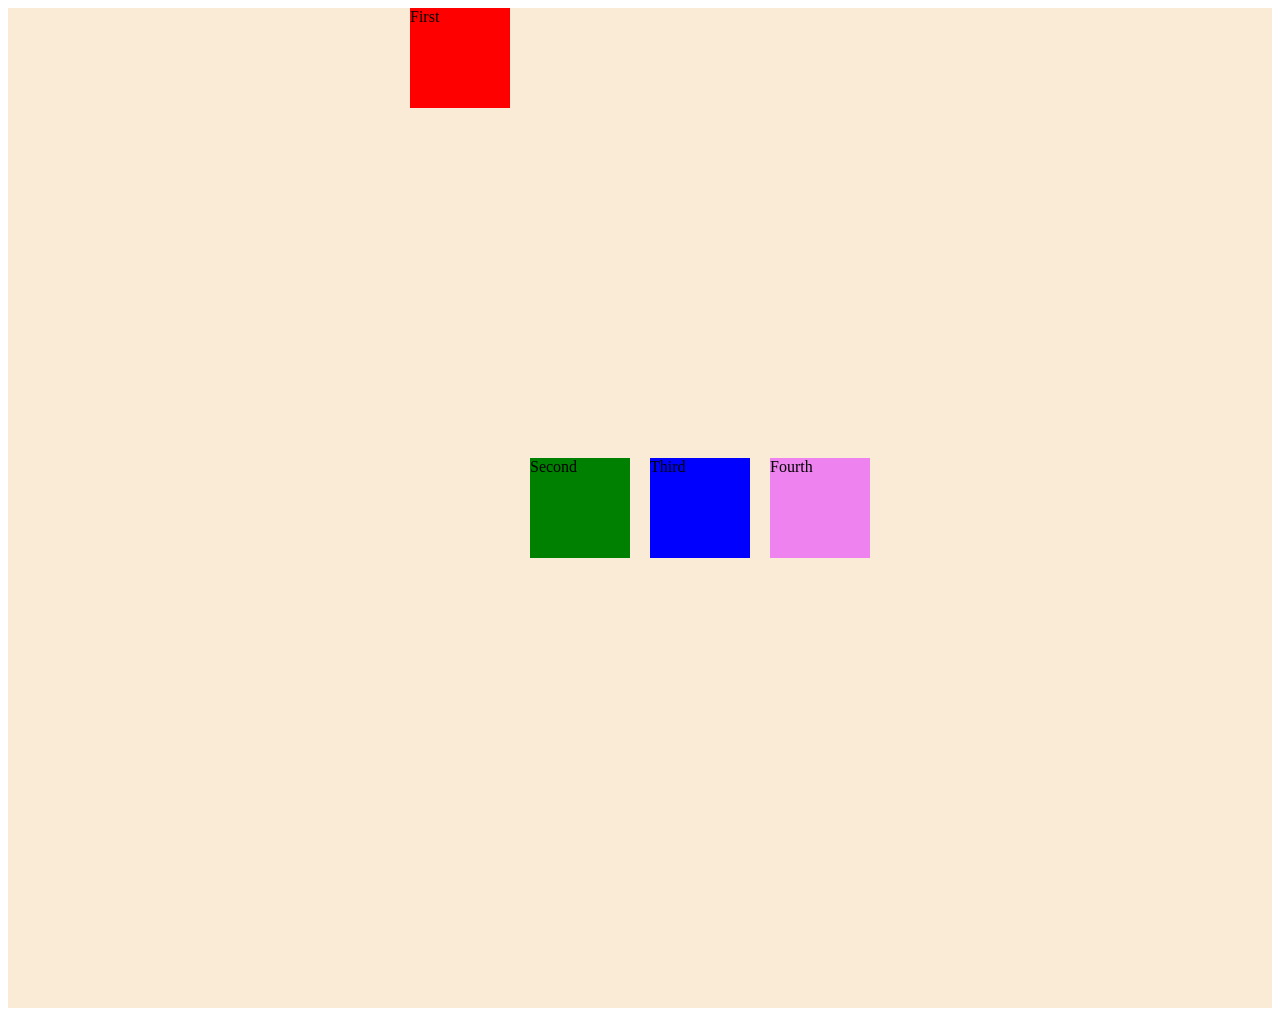
<file: Css/Flexbox/index.html>
<!DOCTYPE html>
<html lang="en">
<head>
    <meta charset="UTF-8">
    <meta name="viewport" content="width=device-width, initial-scale=1.0">
    <title>Flexbox</title>
    <link rel="stylesheet" href="style.css">
</head>
<body>
    <div class="container">
        <div class="box first">First</div>
        <div class="box second">Second</div>
        <div class="box third">Third</div>
        <div class="box fourth">Fourth</div>

    </div>
</body>
</html>
</file>
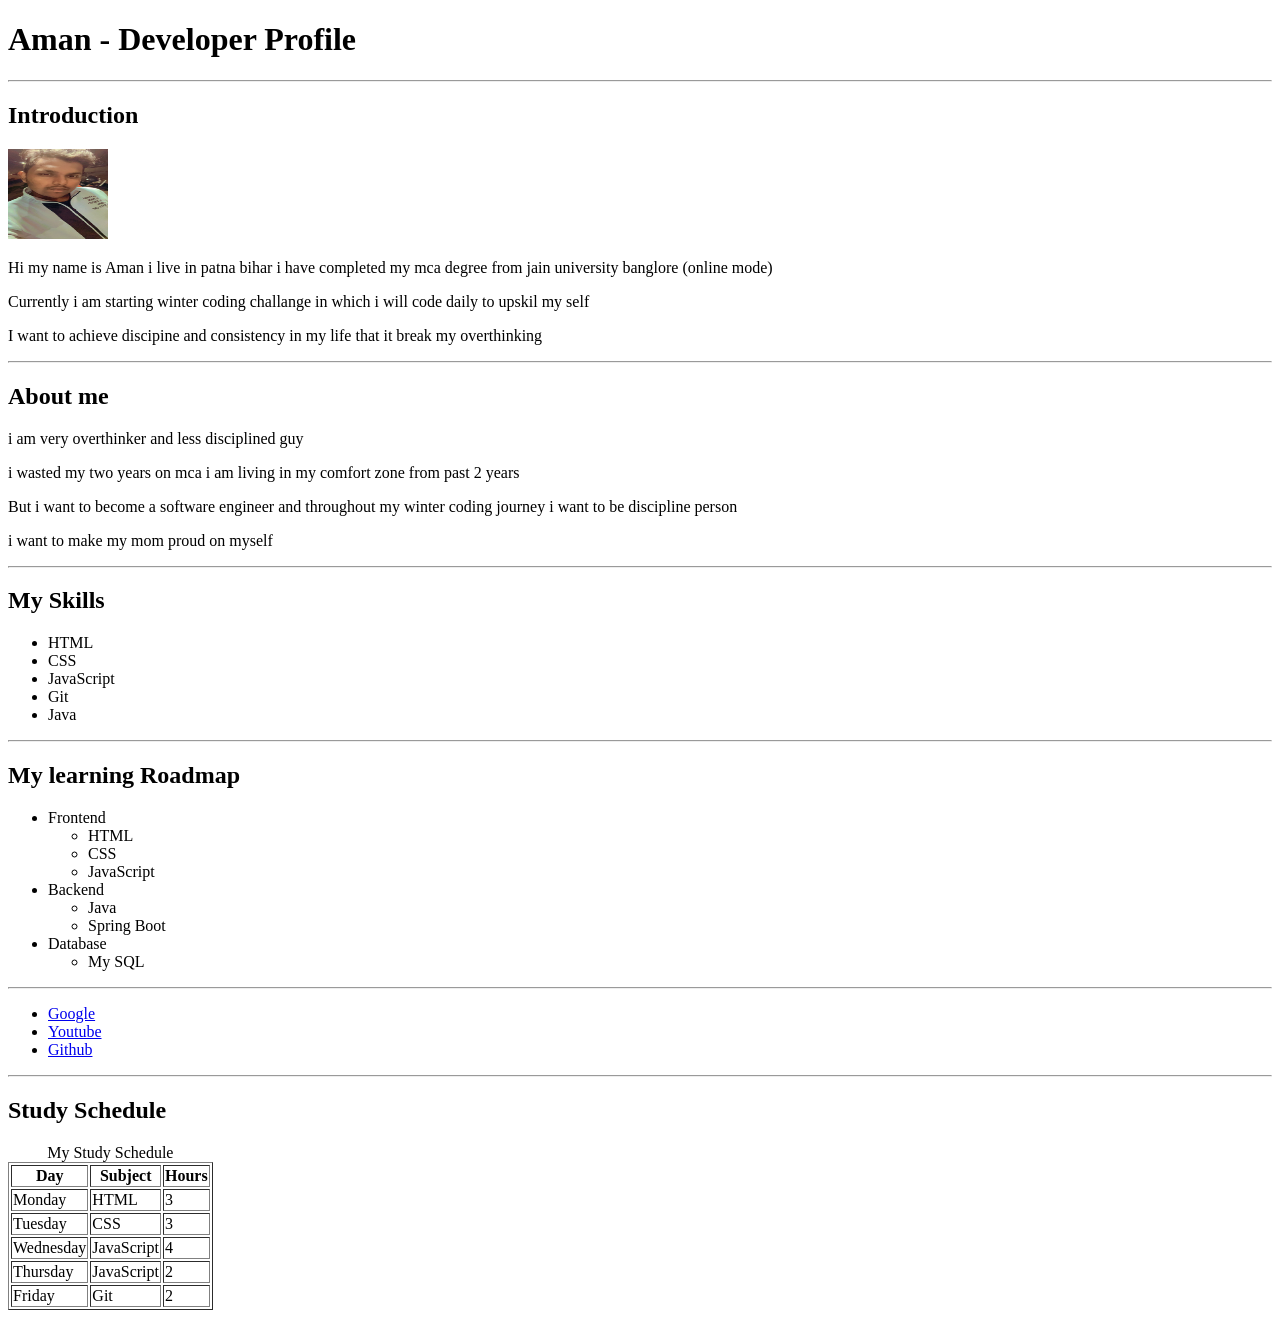
<file: HTML/Project1/index.html>
<!DOCTYPE html>
<html lang="en">
<head>
    <meta charset="UTF-8">
    <meta name="viewport" content="width=device-width, initial-scale=1.0">
    <title>My developer Profile</title>
</head>
<body>
    <h1>Aman - Developer Profile</h1> <hr>
    <h2>Introduction</h2>
    <img src="./profilepic.JPG" alt="Aman profile pic" width="100" height="90">
    <p>Hi my name is Aman i live in patna bihar i have completed my mca degree from jain university banglore (online mode) </p>
    <p>Currently i am starting winter coding challange in which i will code daily to upskil my self</p>
    <p>I want to achieve discipine and consistency in my life that it break my overthinking</p>
    <hr>
    <h2>About me </h2>
    <p>i am very overthinker and less disciplined guy</p>
    <p> i wasted my two years on mca i am living in my comfort zone from past 2 years </p>
    <p>But i want to become a software engineer and throughout my winter coding journey i want to be discipline person </p>
    <p>i want to make my mom proud on myself</p>
    <hr>
    <h2>My Skills</h2>
    <ul>
        <li>HTML</li>
        <li>CSS</li>
        <li>JavaScript</li>
        <li>Git</li>
        <li>Java</li>
    </ul>
    <hr>
    <h2>My learning Roadmap</h2>
    <ul>
        <li>Frontend
            <ul>
                <li>HTML</li>
                <li>CSS</li>
                <li>JavaScript</li>
            </ul>
        </li>
        <li>Backend
            <ul>
                <li>Java</li>
                <li>Spring Boot</li>
            </ul>
        </li>
        <li>Database
            <ul>
               <li>My SQL</li> 
            </ul>
        </li>
    </ul>
    <hr>
    
    <ul>
        <li> <a href="https://www.google.com/" target="_blank">Google</a></li>
        <li> <a href="https://www.youtube.com/" target="_blank">Youtube</a></li>
        <li> <a href="https://github.com/" target="_blank">Github</a></li>
    </ul>
    <hr>
    <h2>Study Schedule</h2>
    <table border="1">
    <caption>My Study Schedule</caption>  
<thead>
    <tr>
        <th>Day</th>
        <th>Subject</th>
        <th>Hours</th>
    </tr>
</thead>
<tbody>
    <tr>
        <td>Monday</td>
        <td>HTML</td>
        <td>3</td>
    </tr>
    <tr>
        <td>Tuesday</td>
        <td>CSS</td>
        <td>3</td>
    </tr>
    <tr>
        <td>Wednesday</td>
        <td>JavaScript</td>
        <td>4</td>
    </tr>
      <tr>
        <td>Thursday</td>
        <td>JavaScript</td>
        <td>2</td>
    </tr>

    <tr>
        <td>Friday</td>
        <td>Git</td>
        <td>2</td>
    </tr>
</tbody>
    </table>
</body>
</html>
</file>
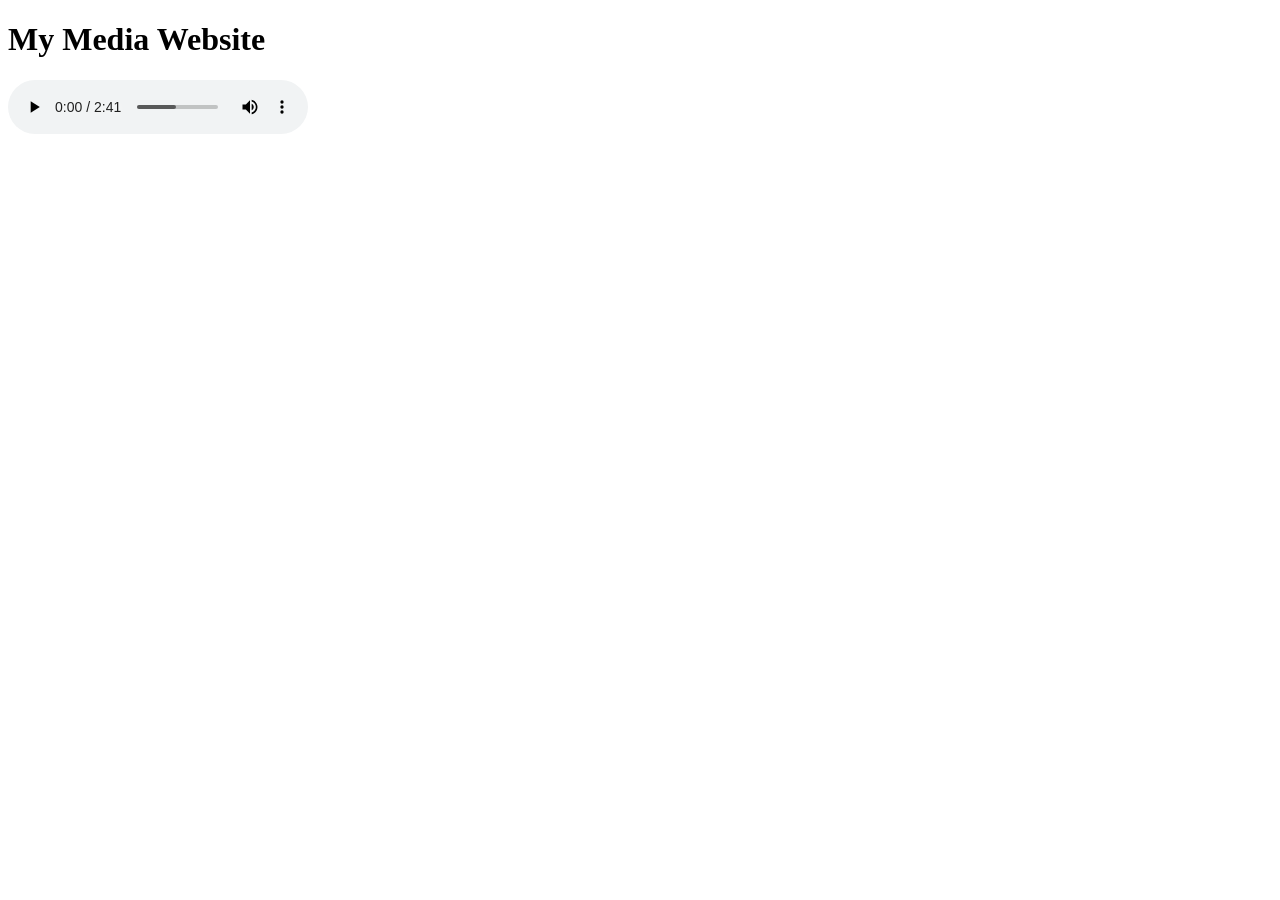
<file: HTML/Project3/index.html>
<!DOCTYPE html>
<html lang="en">
<head>
    <meta charset="UTF-8">
    <meta name="viewport" content="width=, initial-scale=1.0">
    <title>Document</title>
</head>
<body>
    <h1>My Media Website</h1>
    <audio controls>
        <source src="./Wavy - Karan Aujla.mp3 " type="audio/mpeg">
          <audio controls>
 
    </audio>
</body>
</html>
</file>
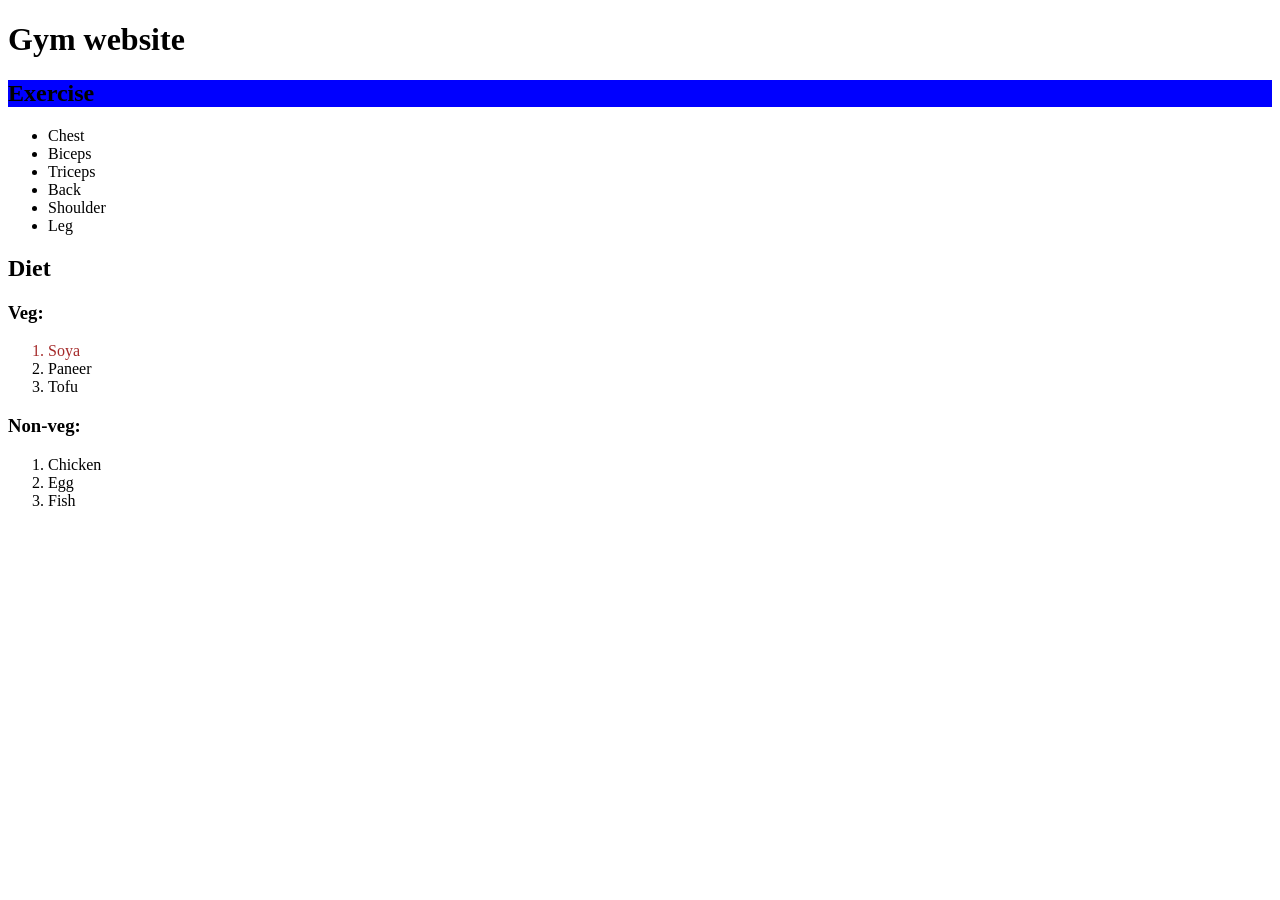
<file: Css/Css-Types/inline-css/index.html>
<!DOCTYPE html>
<html lang="en">
<head>
    <meta charset="UTF-8">
    <meta name="viewport" content="width=device-width, initial-scale=1.0">
    <title>inline css</title>
</head>
<body>
    <header> 
    <h1>Gym website</h1>
    </header>
    <main> 

     <section> 
    <h2 style="background-color: blue;">Exercise</h2>
     <ul>
        <li>Chest</li>
        <li>Biceps</li>
        <li>Triceps</li>
        <li>Back</li>
        <li>Shoulder</li>
         <li>Leg</li>
     </ul>
     </section>

     <section> 
    <h2>Diet</h2>
      <h3>Veg:</h3>
       <ol>
        <li style="color: brown;">Soya</li>
        <li>Paneer</li>
        <li>Tofu</li>
       </ol>
        
        <h3>Non-veg:</h3>
            <ol>
                <li>Chicken</li>
                <li>Egg</li>
                <li>Fish</li>
            </ol>
        
    
    </section>
    </main>
</body>
</html>
</file>
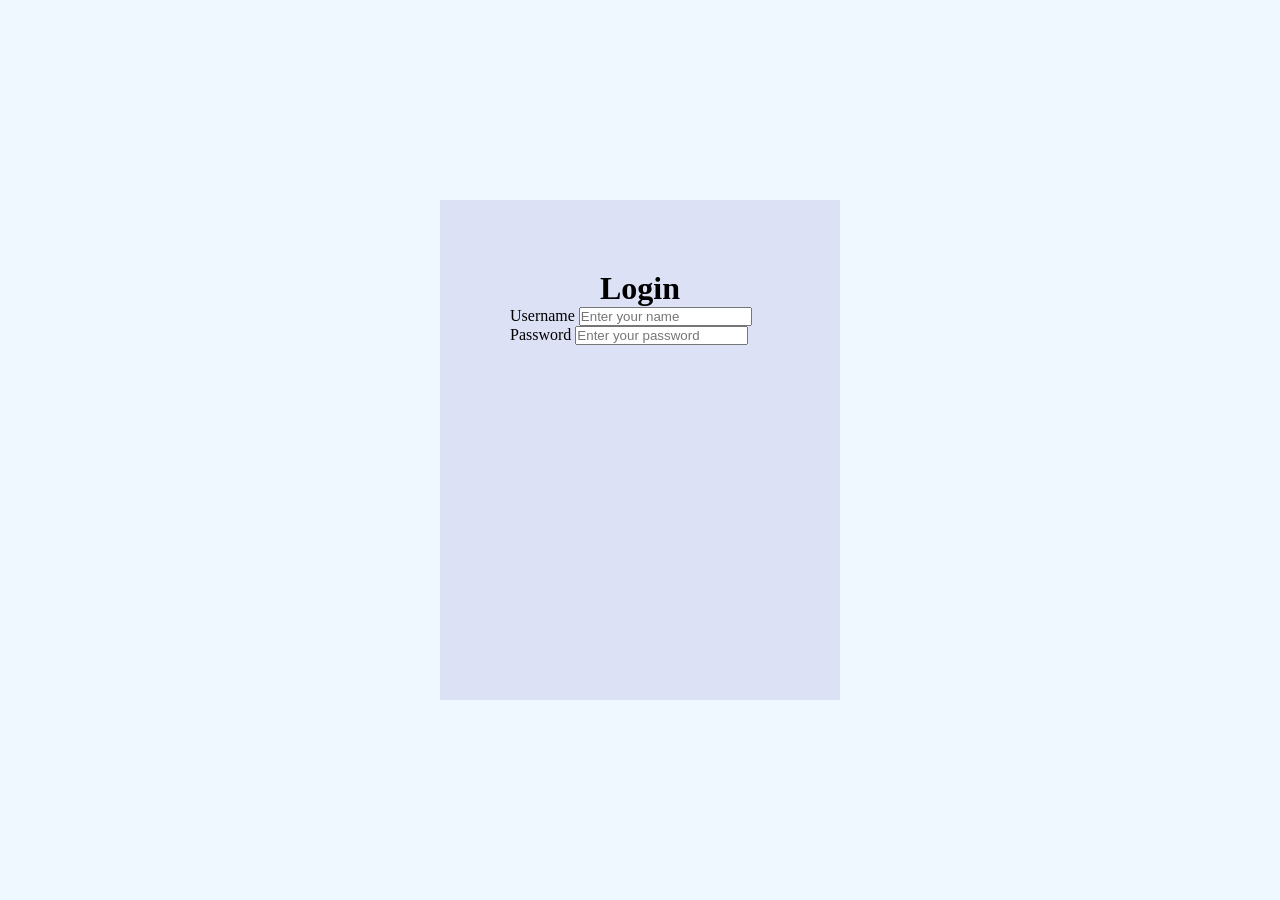
<file: Css/Flexbox/miniproject.html>
<!DOCTYPE html>
<html lang="en">
<head>
    <meta charset="UTF-8">
    <meta name="viewport" content="width=device-width, initial-scale=1.0">
    <title>Logion form</title>
    <link rel="stylesheet" href="./miniproject.css">
</head>
<body>
    <div class="box">
  <form >
    <h1>Login</h1>
    <label for="first">Username</label>
    <input type="text" id="first" placeholder="Enter your name">
    <label for="second">Password</label>
    <input type="password" id="second" placeholder="Enter your password">
  </form>
    </div>
</body>
</html>
</file>
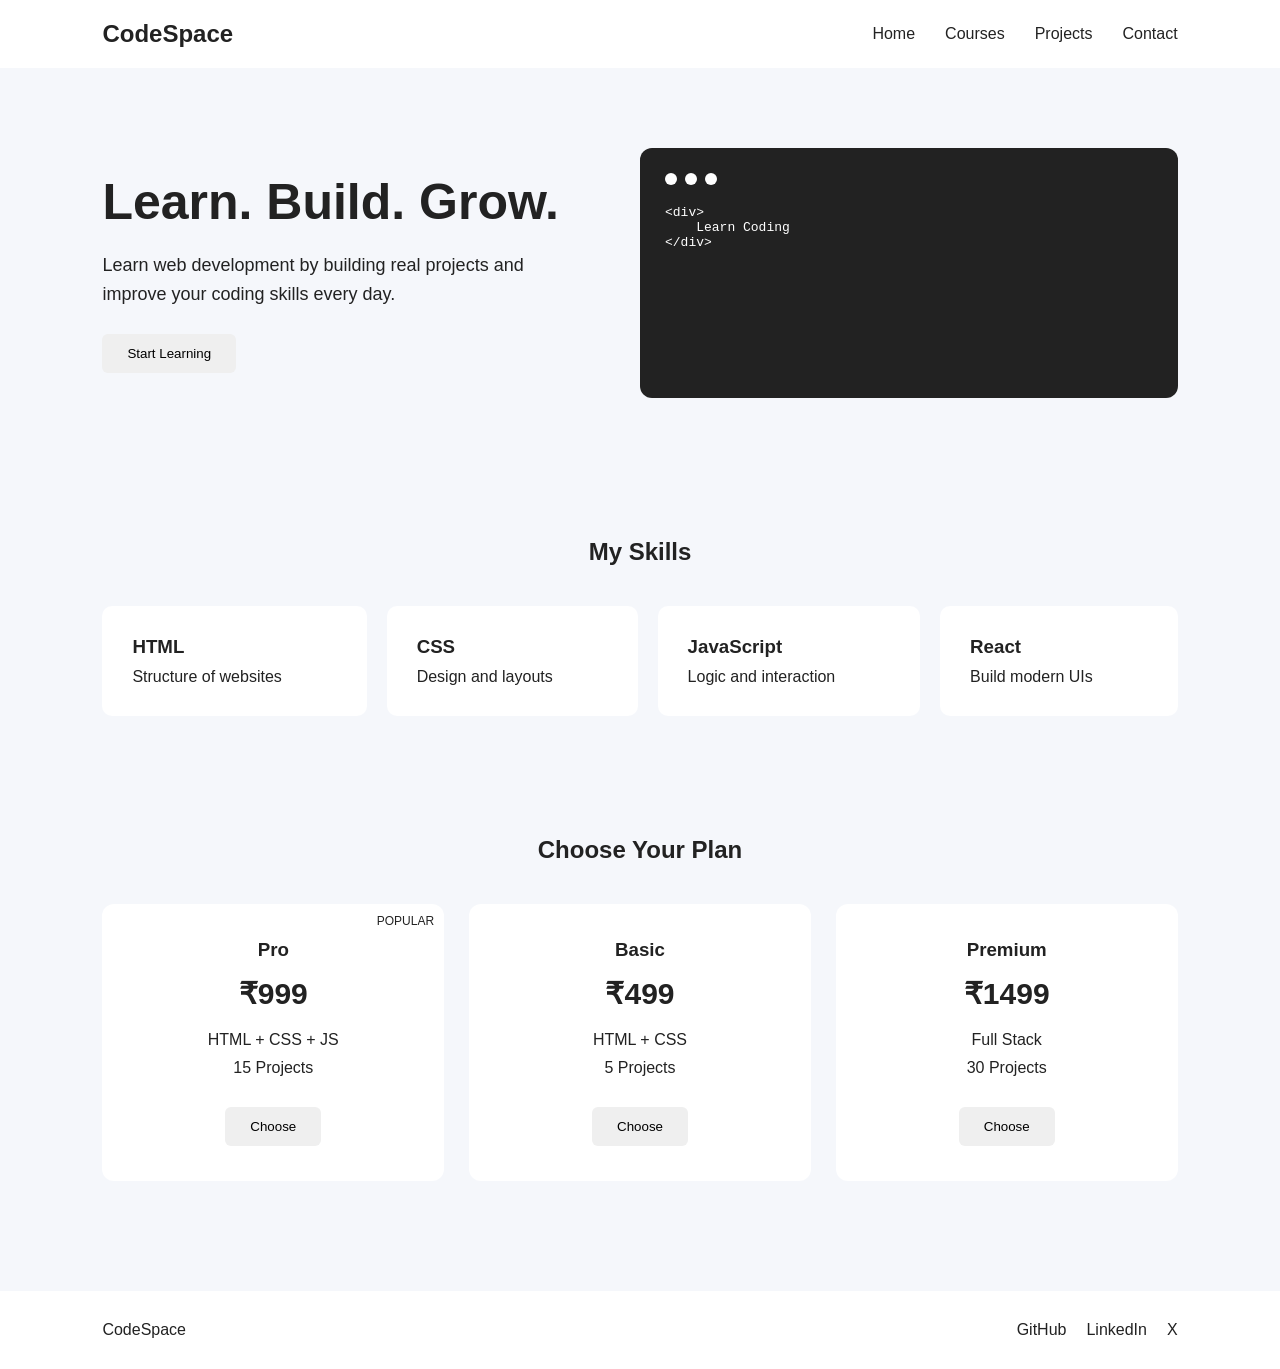
<file: Css/Flexbox/project.html>
<!DOCTYPE html>
<html lang="en">
<head>
    <meta charset="UTF-8">
    <meta name="viewport" content="width=device-width, initial-scale=1.0">
    <title>CodeSpace - Flexbox Project</title>
    <link rel="stylesheet" href="project.css">
</head>

<body>

    <!-- Navbar -->
    <header class="navbar">
        <div class="logo">CodeSpace</div>

        <nav class="nav-links">
            <a href="#">Home</a>
            <a href="#">Courses</a>
            <a href="#">Projects</a>
            <a href="#">Contact</a>
        </nav>
    </header>


    <!-- Hero Section -->
    <section class="hero">

        <div class="hero-content">
            <h1>Learn. Build. Grow.</h1>

            <p>
                Learn web development by building real projects
                and improve your coding skills every day.
            </p>

            <button>Start Learning</button>
        </div>

        <div class="code-card">
            <div class="code-top">
                <span></span>
                <span></span>
                <span></span>
            </div>

            <pre>
&lt;div&gt;
    Learn Coding
&lt;/div&gt;
            </pre>
        </div>

    </section>


    <!-- Skills Section -->
    <section class="skills-section">

        <h2>My Skills</h2>

        <div class="skills">

            <div class="skill-card">
                <h3>HTML</h3>
                <p>Structure of websites</p>
            </div>

            <div class="skill-card">
                <h3>CSS</h3>
                <p>Design and layouts</p>
            </div>

            <div class="skill-card">
                <h3>JavaScript</h3>
                <p>Logic and interaction</p>
            </div>

            <div class="skill-card">
                <h3>React</h3>
                <p>Build modern UIs</p>
            </div>

        </div>

    </section>


    <!-- Pricing Section -->
    <section class="pricing-section">

        <h2>Choose Your Plan</h2>

        <div class="pricing">

            <div class="price-card">
                <h3>Basic</h3>
                <h4>₹499</h4>
                <p>HTML + CSS</p>
                <p>5 Projects</p>
                <button>Choose</button>
            </div>


            <div class="price-card pro">
                <span class="popular">POPULAR</span>

                <h3>Pro</h3>
                <h4>₹999</h4>
                <p>HTML + CSS + JS</p>
                <p>15 Projects</p>
                <button>Choose</button>
            </div>


            <div class="price-card">
                <h3>Premium</h3>
                <h4>₹1499</h4>
                <p>Full Stack</p>
                <p>30 Projects</p>
                <button>Choose</button>
            </div>

        </div>

    </section>


    <!-- Footer -->
    <footer class="footer">

        <div class="footer-logo">
            CodeSpace
        </div>

        <div class="social-links">
            <a href="#">GitHub</a>
            <a href="#">LinkedIn</a>
            <a href="#">X</a>
        </div>

    </footer>

</body>
</html>
</file>
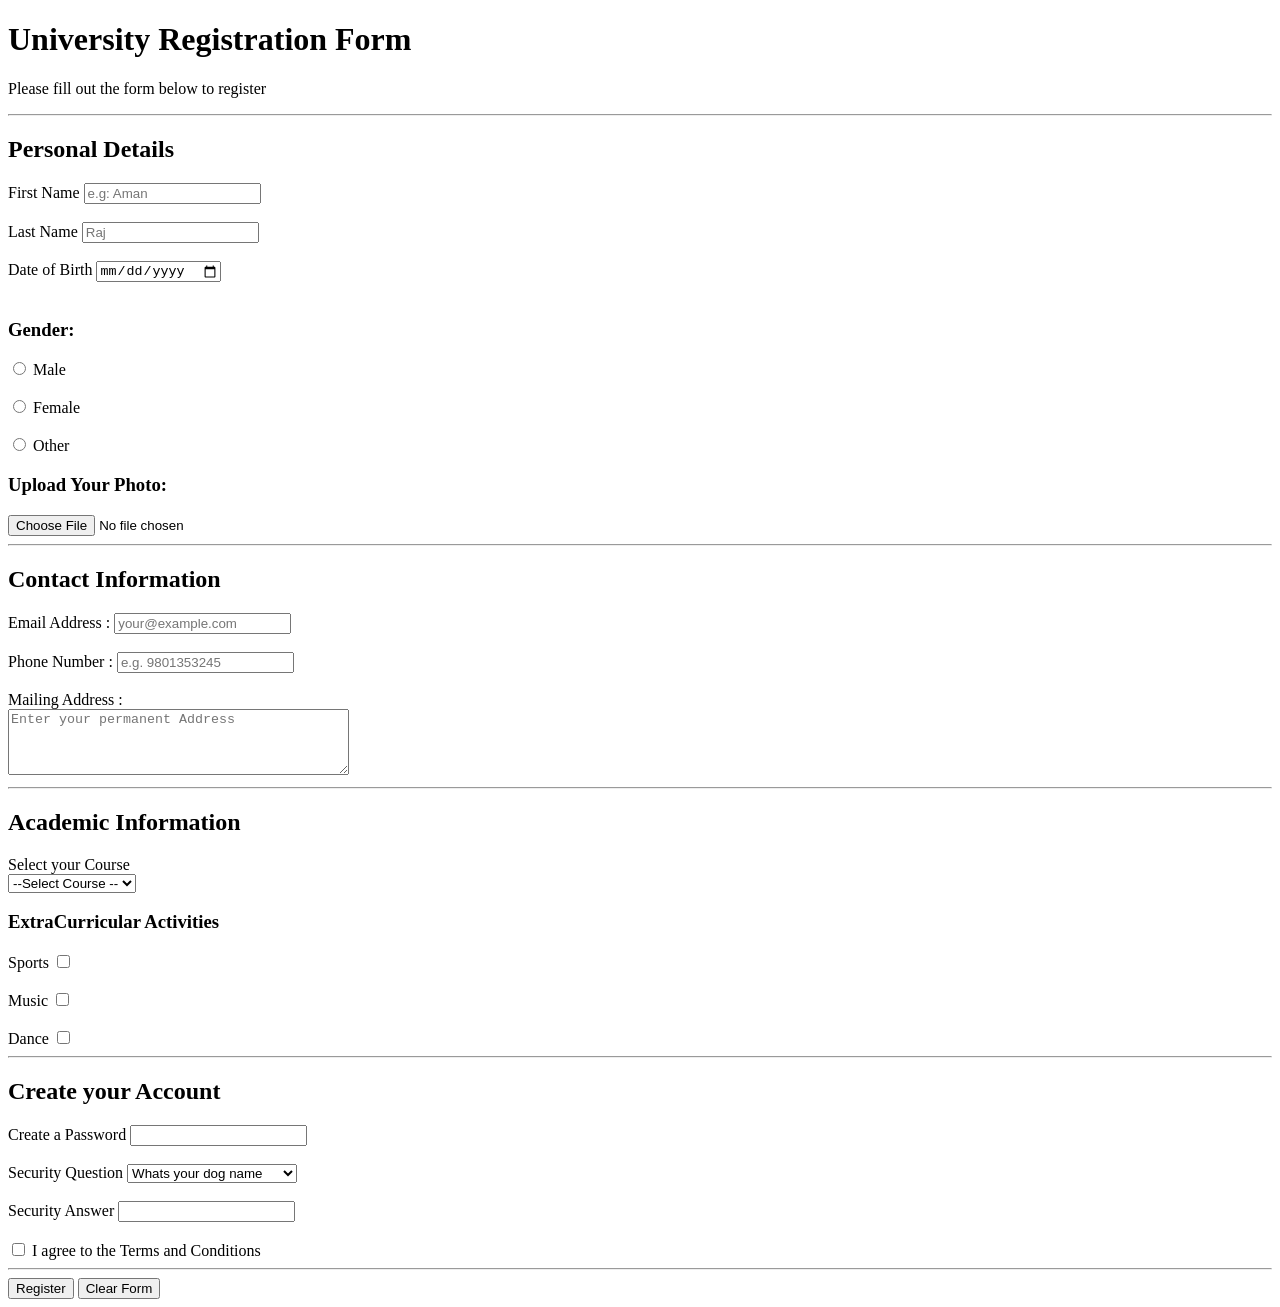
<file: HTML/Project4/form.html>
<!DOCTYPE html>
<html lang="en">
<head>
    <meta charset="UTF-8">
    <meta name="viewport" content="width=device-width, initial-scale=1.0">
    <title>Registration form</title>
</head>
<body>
    <header>
        <h1>University Registration Form</h1>
        <p>Please fill out the form below to register</p>
        <hr>
    </header>
     <main>

       <form>  

        <h2>Personal Details</h2>

        <label for="First">First Name</label>
        <input type="text" id="First" name="First-name" placeholder="e.g: Aman">
        <br><br>

        <label for="Last">Last Name</label>
        <input type="text" id="Last" name="Last-name" placeholder="Raj">
        <br><br>

        <label for="Dob">Date of Birth</label>
        <input type="date" id="Dob" name="Dob">
        <br><br>

        <h3>Gender:</h3>

        <input type="radio" id="Male" name="Gender" value="Male">
        <label for="Male">Male</label>
        <br><br>

        <input type="radio" id="Female" name="Gender" value="Female">
        <label for="Female">Female</label>
        <br><br>

        <input type="radio" id="Other" name="Gender" value="Other">
        <label for="Other">Other</label>
      
        <h3>Upload Your Photo: </h3>

        <input type="file"  name="Photo" accept="image/*">


     

       <hr>

       <h2>Contact Information</h2>
       
       <label for="Email">Email Address :</label>
       <input type="email" id="Email" name="Email" placeholder="your@example.com">
       <br><br>

       <label for="Phone">Phone Number :</label>
       <input type="tel" id="Phone" name="Phone" placeholder="e.g. 9801353245" required>
       <br><br>

         <label for="Address">Mailing Address :</label>
         <br>
        <textarea id="Address" name="Address" rows="4" cols="40" placeholder="Enter your permanent Address"></textarea>
  
    
     <hr>

     <h2>Academic Information</h2>

     <label for="Course">Select your Course </label>
     <br>


     <select name="Course" id="Course">
     <option value="">--Select Course --</option>
     <option value="Cse">Cse</option>
     <option value="It">It</option>
     <option value="Me">Me</option>
     </select>

     <h3>ExtraCurricular Activities</h3>

       <label for="Sports">Sports</label>
       <input type="checkbox" id="Sports" name="Interest" value="Sports">
       <br><br>

       <label for="Music">Music</label>
       <input type="checkbox" id="Music" name="Interest" value="Music">
       <br><br>

       <label for="Dance">Dance</label>
       <input type="checkbox" id="Dance" name="Interest" value="Dance">
     
       <hr>
       <h2>Create your Account</h2>

       <label for="Password">Create a Password</label>
       <input type="Password" id="Password" name="Password">
       <br><br>
       <label for="SecurityQuestion">Security Question</label>
       <select name="SecurityQuestion" id="SecurityQuestion">
       <option value="Whats your dog name">Whats your dog name</option>
       <option value="Which is your Fav PLace">Which is your Fav PLace</option>
       <option value="Which is your Fav Actor">Which is your fav Actor</option>
       </select>
       <br><br>
        <label for="SecurityAnswer">Security Answer</label>
        <input type="text" name="SecurityAnswer" id="SecurityAnswer">
       <br><br>
        <input type="checkbox" id="Agree" name="Agree" value="Yes">
        <label for="Agree">I agree to the Terms and Conditions</label>

<hr>
        
        <button type="submit">Register</button>
        <button type="reset">Clear Form</button>
     </form>

    </main>
</body>
</html>
</file>
<file: Css/Flexbox/style.css>
.container{
    background-color: antiquewhite;
    display: flex;
    flex-direction: row;
    gap: 20px;
    height: 1000px;
    justify-content: center;
    align-items: center;
    flex-wrap: nowrap;
}

.box{
    height:100px;
    width:100px;
   
}
.first{
    background-color: red;
   /* flex-grow: 1; */
     /* flex:4 9 200px; */
     align-self: flex-start;
}
.second{
    background-color: green;
    /* flex-grow: 2; */
    /* flex-basis: 200px; */
}
.third{
    background-color: blue;
    /* flex-grow: 3; */
}
.fourth{
    background-color: violet;
}
</file>
<file: Css/Flexbox/miniproject.css>
*{
    box-sizing: border-box;
    padding: 0;
    margin: 0;
}
body{
    background-color: aliceblue;
    display: flex;
    justify-content: center;
    align-items: center;
    height: 100vh;
}
h1{
    text-align: center;
}
.box{
    height: 500px;
    width:400px;
    background-color: rgb(220, 225, 245);
    padding:70px ;
}
</file>
<file: Css/Flexbox/project.css>
/* --------------------
   Basic Reset
-------------------- */

* {
    margin: 0;
    padding: 0;
    box-sizing: border-box;
}

body {
    font-family: Arial, sans-serif;
    background-color: #f5f7fb;
    color: #222;
}


/* --------------------
   Navbar
-------------------- */

.navbar {
    display: flex;
    justify-content: space-between;
    align-items: center;

    padding: 20px 8%;
    background-color: white;
}

.logo {
    font-size: 24px;
    font-weight: bold;
}

.nav-links {
    display: flex;
    gap: 30px;
}

.nav-links a {
    text-decoration: none;
    color: #222;
}


/* --------------------
   Hero
-------------------- */

.hero {
    display: flex;
    justify-content: space-between;
    align-items: center;

    gap: 50px;
    padding: 80px 8%;
}

.hero-content {
    flex: 1;
}

.hero-content h1 {
    font-size: 50px;
    margin-bottom: 20px;
}

.hero-content p {
    font-size: 18px;
    line-height: 1.6;
    margin-bottom: 25px;
}

button {
    border: none;
    padding: 12px 25px;
    border-radius: 6px;
    cursor: pointer;
}


/* Code Card */

.code-card {
    flex: 1;

    padding: 25px;
    border-radius: 12px;

    background-color: #222;
    color: white;

    min-height: 250px;
}

.code-top {
    display: flex;
    gap: 8px;
    margin-bottom: 20px;
}

.code-top span {
    width: 12px;
    height: 12px;
    border-radius: 50%;
    background-color: white;
}


/* --------------------
   Skills
-------------------- */

.skills-section {
    padding: 60px 8%;
}

.skills-section h2,
.pricing-section h2 {
    text-align: center;
    margin-bottom: 40px;
}

.skills {
    display: flex;
    flex-wrap: wrap;
    gap: 20px;
}

.skill-card {
    flex-grow: 1;

    min-width: 200px;

    padding: 30px;

    background-color: white;
    border-radius: 10px;
}

.skill-card h3 {
    margin-bottom: 10px;
}


/* --------------------
   Pricing
-------------------- */

.pricing-section {
    padding: 60px 8%;
}

.pricing {
    display: flex;
    align-items: stretch;
    gap: 25px;
}

.price-card {
    flex: 1;

    padding: 35px 25px;

    background-color: white;
    border-radius: 12px;

    text-align: center;

    position: relative;
}

.price-card h3 {
    margin-bottom: 15px;
}

.price-card h4 {
    font-size: 30px;
    margin-bottom: 20px;
}

.price-card p {
    margin: 10px 0;
}

.price-card button {
    margin-top: 20px;
}


/* Pro Card */

.pro {
    order: -1;
}

.popular {
    position: absolute;
    top: 10px;
    right: 10px;

    font-size: 12px;
}


/* --------------------
   Footer
-------------------- */

.footer {
    display: flex;
    justify-content: space-between;
    align-items: center;

    padding: 30px 8%;
    margin-top: 50px;

    background-color: white;
}

.social-links {
    display: flex;
    gap: 20px;
}

.social-links a {
    text-decoration: none;
    color: #222;
}


/* --------------------
   Responsive
-------------------- */

@media (max-width: 700px) {

    .nav-links {
        gap: 10px;
    }

    .hero {
        flex-direction: column;
    }

    .hero-content h1 {
        font-size: 38px;
    }

    .pricing {
        flex-direction: column;
    }

    .footer {
        flex-direction: column;
        gap: 20px;
    }
}
</file>
